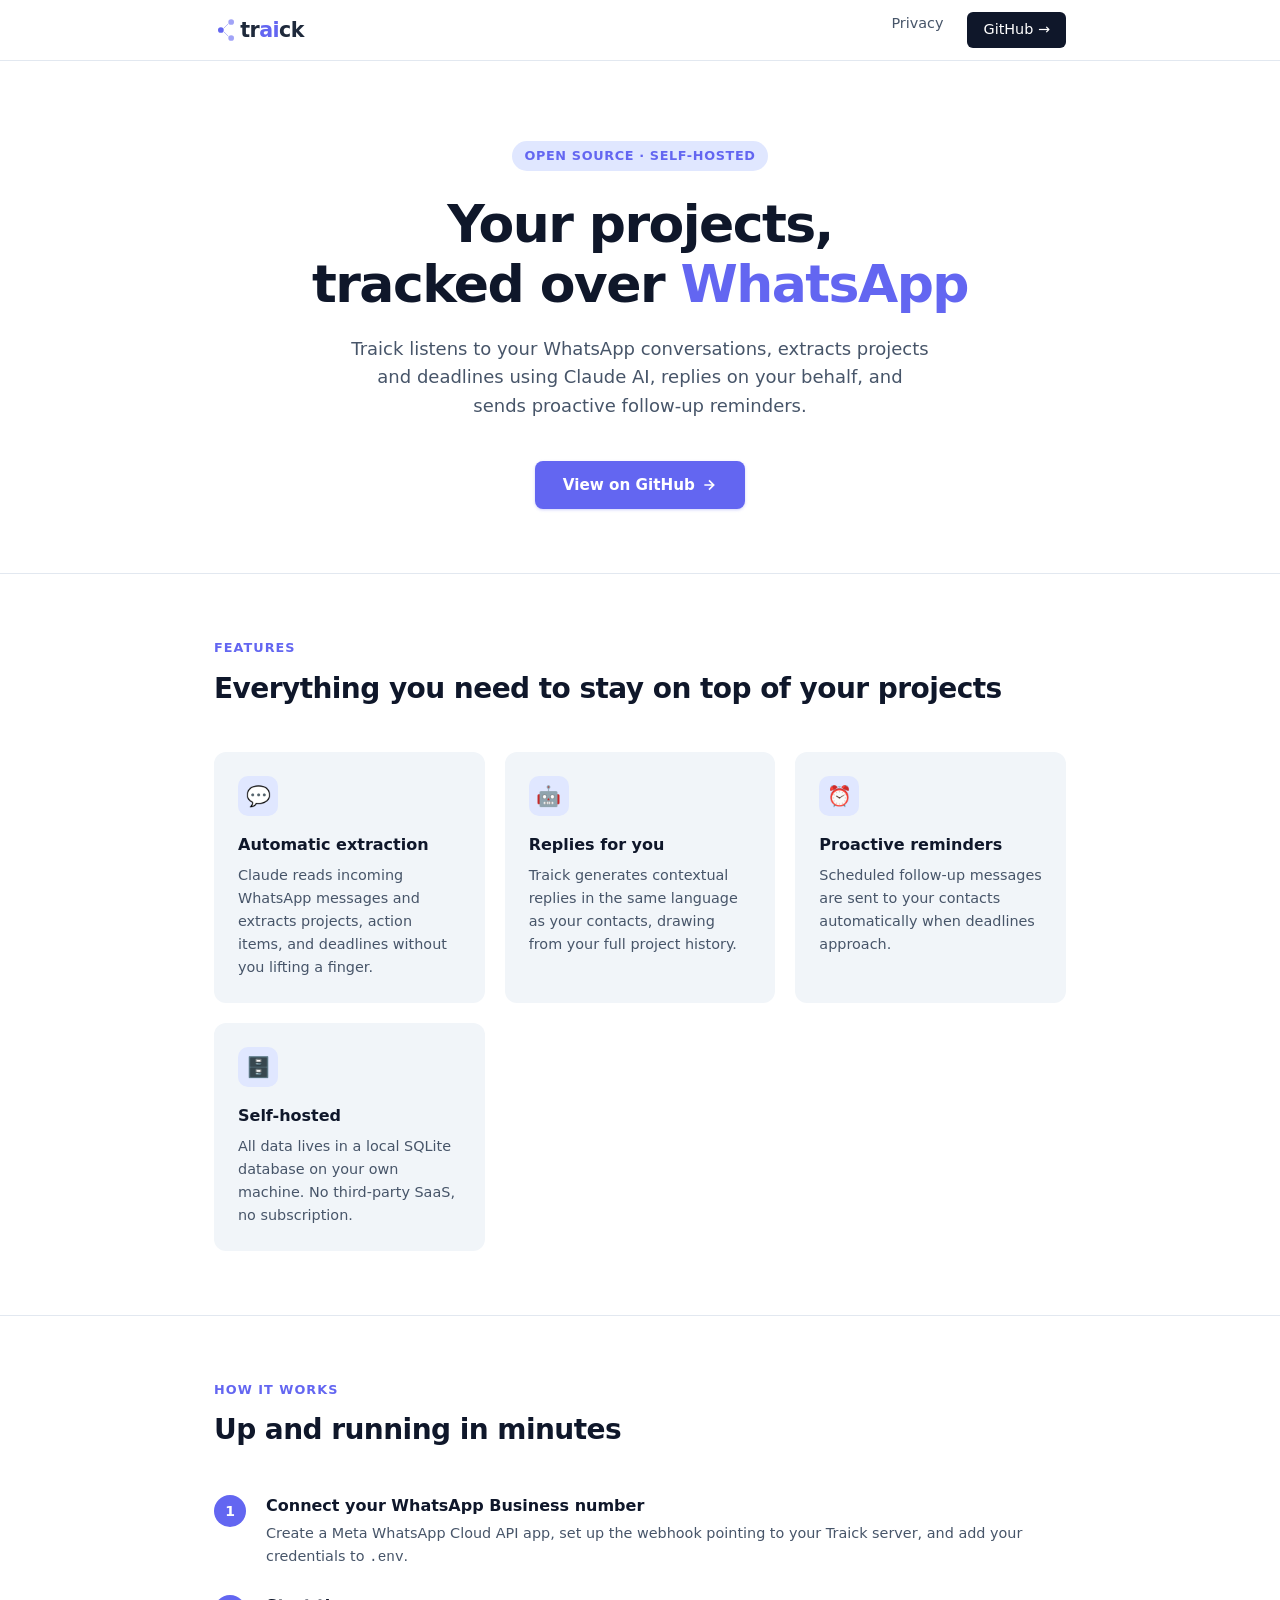
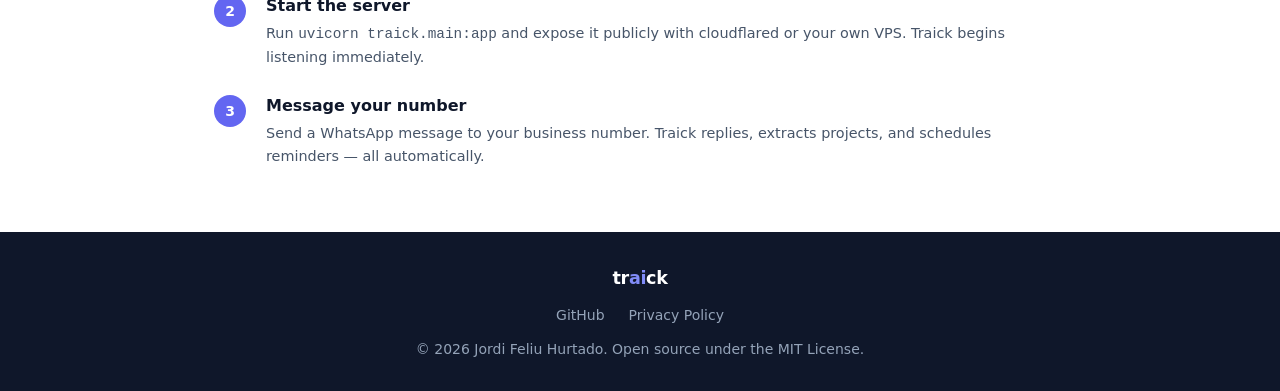
<file: docs/index.html>
<!DOCTYPE html>
<html lang="en">
<head>
  <meta charset="UTF-8">
  <meta name="viewport" content="width=device-width, initial-scale=1.0">
  <title>Traick — AI-powered WhatsApp project tracker</title>
  <meta name="description" content="Traick listens to your WhatsApp conversations, extracts projects and deadlines, replies on your behalf, and sends proactive follow-up reminders.">
  <style>
    *, *::before, *::after { box-sizing: border-box; margin: 0; padding: 0; }

    :root {
      --indigo: #6366f1;
      --indigo-light: #e0e7ff;
      --slate-900: #0f172a;
      --slate-800: #1e293b;
      --slate-600: #475569;
      --slate-400: #94a3b8;
      --slate-100: #f1f5f9;
      --white: #ffffff;
    }

    body {
      font-family: system-ui, -apple-system, 'Segoe UI', sans-serif;
      color: var(--slate-800);
      background: var(--white);
      line-height: 1.6;
    }

    a { color: inherit; text-decoration: none; }

    /* ── Nav ── */
    header {
      position: sticky;
      top: 0;
      background: rgba(255,255,255,0.9);
      backdrop-filter: blur(8px);
      border-bottom: 1px solid #e2e8f0;
      z-index: 10;
    }
    nav {
      max-width: 900px;
      margin: 0 auto;
      padding: 0 1.5rem;
      height: 60px;
      display: flex;
      align-items: center;
      justify-content: space-between;
    }
    .logo-mark {
      display: flex;
      align-items: center;
      gap: 0.5rem;
    }
    .logo-mark img { height: 32px; }
    .nav-links { display: flex; gap: 1.5rem; font-size: 0.9rem; color: var(--slate-600); }
    .nav-links a:hover { color: var(--slate-900); }
    .nav-links .btn-nav {
      background: var(--slate-900);
      color: var(--white);
      padding: 0.4rem 1rem;
      border-radius: 6px;
      font-weight: 500;
      transition: opacity 0.15s;
    }
    .nav-links .btn-nav:hover { opacity: 0.85; }

    /* ── Hero ── */
    .hero {
      max-width: 900px;
      margin: 0 auto;
      padding: 5rem 1.5rem 4rem;
      text-align: center;
    }
    .hero-badge {
      display: inline-block;
      background: var(--indigo-light);
      color: var(--indigo);
      font-size: 0.8rem;
      font-weight: 600;
      letter-spacing: 0.05em;
      text-transform: uppercase;
      padding: 0.3rem 0.8rem;
      border-radius: 9999px;
      margin-bottom: 1.5rem;
    }
    .hero h1 {
      font-size: clamp(2rem, 5vw, 3.25rem);
      font-weight: 800;
      color: var(--slate-900);
      letter-spacing: -0.03em;
      line-height: 1.15;
      margin-bottom: 1.25rem;
    }
    .hero h1 span { color: var(--indigo); }
    .hero p {
      font-size: 1.125rem;
      color: var(--slate-600);
      max-width: 580px;
      margin: 0 auto 2.5rem;
    }
    .btn-primary {
      display: inline-flex;
      align-items: center;
      gap: 0.4rem;
      background: var(--indigo);
      color: var(--white);
      font-weight: 600;
      font-size: 0.95rem;
      padding: 0.75rem 1.75rem;
      border-radius: 8px;
      box-shadow: 0 1px 3px rgba(99,102,241,0.3);
      transition: opacity 0.15s, transform 0.15s;
    }
    .btn-primary:hover { opacity: 0.9; transform: translateY(-1px); }

    /* ── How it works ── */
    .section {
      max-width: 900px;
      margin: 0 auto;
      padding: 4rem 1.5rem;
    }
    .section-label {
      font-size: 0.8rem;
      font-weight: 700;
      letter-spacing: 0.08em;
      text-transform: uppercase;
      color: var(--indigo);
      margin-bottom: 0.5rem;
    }
    .section h2 {
      font-size: 1.75rem;
      font-weight: 700;
      color: var(--slate-900);
      letter-spacing: -0.02em;
      margin-bottom: 2.5rem;
    }

    .features {
      display: grid;
      grid-template-columns: repeat(auto-fit, minmax(240px, 1fr));
      gap: 1.25rem;
    }
    .feature-card {
      background: var(--slate-100);
      border-radius: 12px;
      padding: 1.5rem;
    }
    .feature-icon {
      width: 40px;
      height: 40px;
      background: var(--indigo-light);
      border-radius: 10px;
      display: flex;
      align-items: center;
      justify-content: center;
      margin-bottom: 1rem;
      font-size: 1.25rem;
    }
    .feature-card h3 {
      font-size: 1rem;
      font-weight: 700;
      color: var(--slate-900);
      margin-bottom: 0.4rem;
    }
    .feature-card p { font-size: 0.9rem; color: var(--slate-600); }

    /* ── Steps ── */
    .steps { display: flex; flex-direction: column; gap: 1.5rem; }
    .step { display: flex; gap: 1.25rem; align-items: flex-start; }
    .step-num {
      flex-shrink: 0;
      width: 32px;
      height: 32px;
      background: var(--indigo);
      color: var(--white);
      font-weight: 700;
      font-size: 0.875rem;
      border-radius: 50%;
      display: flex;
      align-items: center;
      justify-content: center;
      margin-top: 2px;
    }
    .step h3 { font-size: 1rem; font-weight: 600; color: var(--slate-900); margin-bottom: 0.2rem; }
    .step p { font-size: 0.9rem; color: var(--slate-600); }

    /* ── Divider ── */
    .divider { border: none; border-top: 1px solid #e2e8f0; }

    /* ── Footer ── */
    footer {
      background: var(--slate-900);
      color: var(--slate-400);
      text-align: center;
      padding: 2rem 1.5rem;
      font-size: 0.875rem;
      display: flex;
      flex-direction: column;
      align-items: center;
      gap: 0.75rem;
    }
    footer .footer-logo {
      font-weight: 800;
      font-size: 1.1rem;
      color: var(--white);
      letter-spacing: -0.02em;
    }
    footer .footer-logo span { color: #818cf8; }
    footer a { color: var(--slate-400); }
    footer a:hover { color: var(--white); }
    footer .footer-links { display: flex; gap: 1.5rem; }
  </style>
</head>
<body>

<header>
  <nav>
    <div class="logo-mark">
      <img src="logo.svg" alt="Traick">
    </div>
    <div class="nav-links">
      <a href="privacy.html">Privacy</a>
      <a href="https://github.com/jfeliu/traick" class="btn-nav">GitHub →</a>
    </div>
  </nav>
</header>

<main>
  <section class="hero">
    <div class="hero-badge">Open Source · Self-Hosted</div>
    <h1>Your projects,<br>tracked over <span>WhatsApp</span></h1>
    <p>Traick listens to your WhatsApp conversations, extracts projects and deadlines using Claude AI, replies on your behalf, and sends proactive follow-up reminders.</p>
    <a href="https://github.com/jfeliu/traick" class="btn-primary">
      View on GitHub
      <svg width="16" height="16" viewBox="0 0 24 24" fill="none" stroke="currentColor" stroke-width="2.5"><path d="M5 12h14M12 5l7 7-7 7"/></svg>
    </a>
  </section>

  <hr class="divider">

  <section class="section">
    <div class="section-label">Features</div>
    <h2>Everything you need to stay on top of your projects</h2>
    <div class="features">
      <div class="feature-card">
        <div class="feature-icon">💬</div>
        <h3>Automatic extraction</h3>
        <p>Claude reads incoming WhatsApp messages and extracts projects, action items, and deadlines without you lifting a finger.</p>
      </div>
      <div class="feature-card">
        <div class="feature-icon">🤖</div>
        <h3>Replies for you</h3>
        <p>Traick generates contextual replies in the same language as your contacts, drawing from your full project history.</p>
      </div>
      <div class="feature-card">
        <div class="feature-icon">⏰</div>
        <h3>Proactive reminders</h3>
        <p>Scheduled follow-up messages are sent to your contacts automatically when deadlines approach.</p>
      </div>
      <div class="feature-card">
        <div class="feature-icon">🗄️</div>
        <h3>Self-hosted</h3>
        <p>All data lives in a local SQLite database on your own machine. No third-party SaaS, no subscription.</p>
      </div>
    </div>
  </section>

  <hr class="divider">

  <section class="section">
    <div class="section-label">How it works</div>
    <h2>Up and running in minutes</h2>
    <div class="steps">
      <div class="step">
        <div class="step-num">1</div>
        <div>
          <h3>Connect your WhatsApp Business number</h3>
          <p>Create a Meta WhatsApp Cloud API app, set up the webhook pointing to your Traick server, and add your credentials to <code>.env</code>.</p>
        </div>
      </div>
      <div class="step">
        <div class="step-num">2</div>
        <div>
          <h3>Start the server</h3>
          <p>Run <code>uvicorn traick.main:app</code> and expose it publicly with cloudflared or your own VPS. Traick begins listening immediately.</p>
        </div>
      </div>
      <div class="step">
        <div class="step-num">3</div>
        <div>
          <h3>Message your number</h3>
          <p>Send a WhatsApp message to your business number. Traick replies, extracts projects, and schedules reminders — all automatically.</p>
        </div>
      </div>
    </div>
  </section>
</main>

<footer>
  <div class="footer-logo">tr<span>ai</span>ck</div>
  <div class="footer-links">
    <a href="https://github.com/jfeliu/traick">GitHub</a>
    <a href="privacy.html">Privacy Policy</a>
  </div>
  <div>© 2026 Jordi Feliu Hurtado. Open source under the MIT License.</div>
</footer>

</body>
</html>
</file>
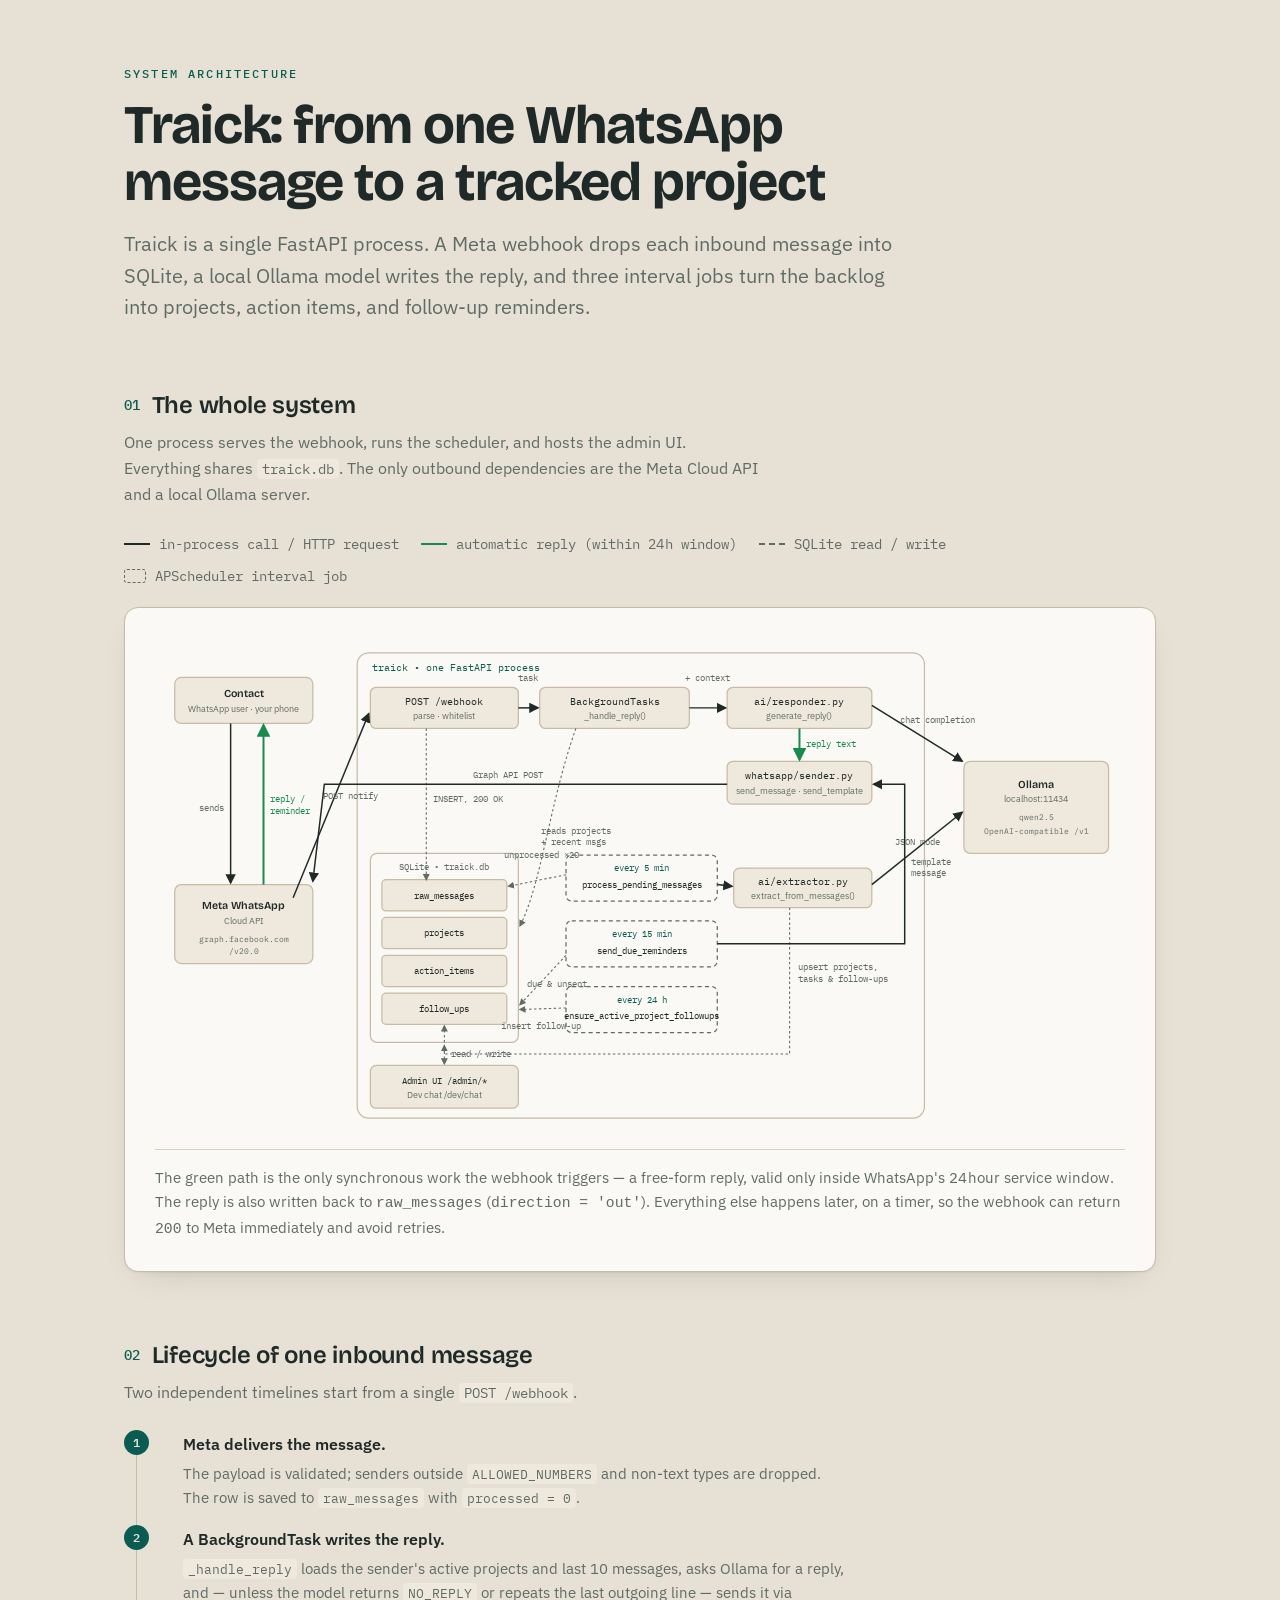
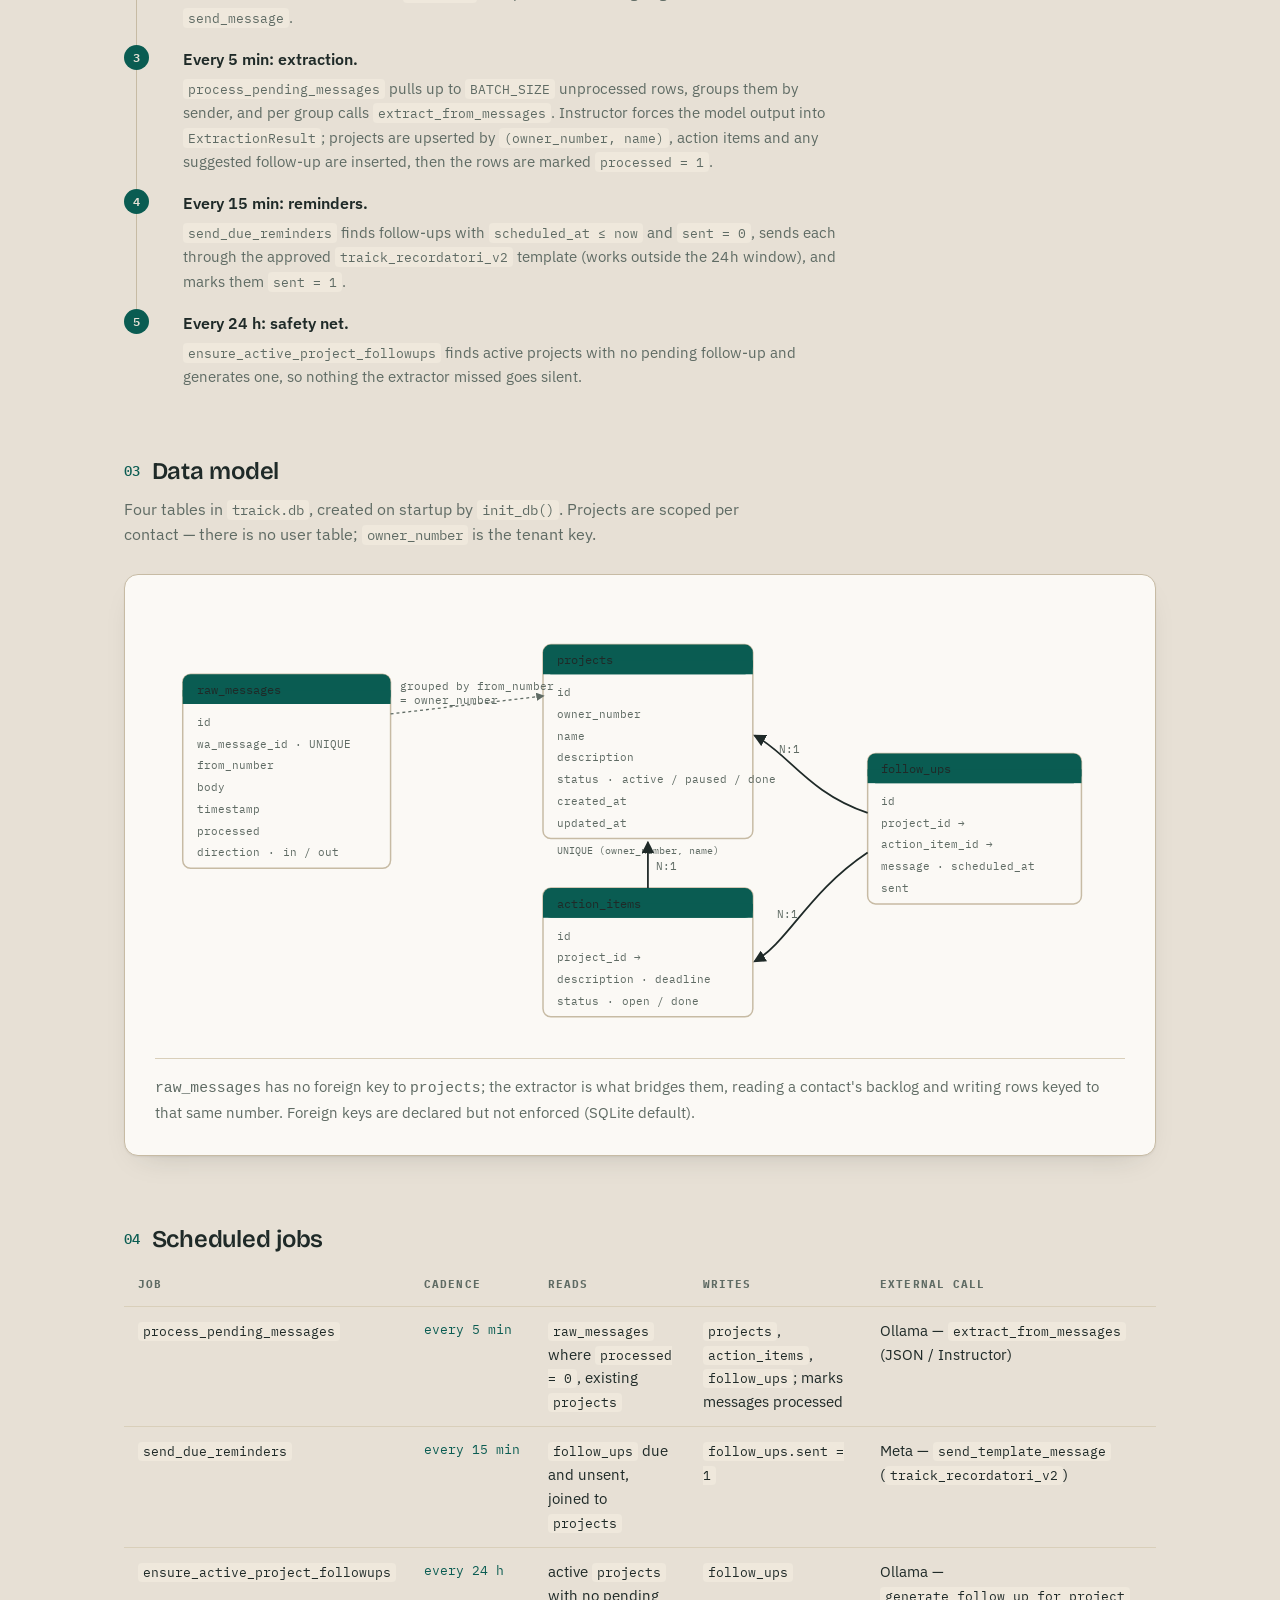
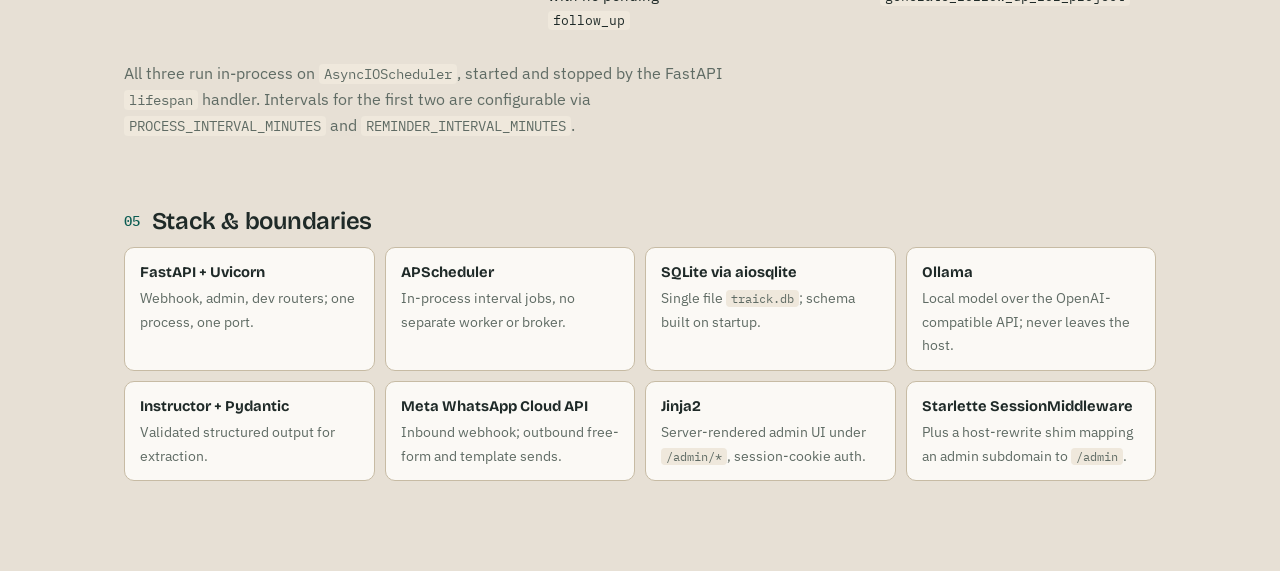
<file: docs/architecture.html>
<!DOCTYPE html>
<html lang="en">
<head>
<meta charset="UTF-8" />
<meta name="viewport" content="width=device-width, initial-scale=1.0" />
<title>Traick Architecture</title>
<meta name="description" content="How a WhatsApp message flows through Traick into an auto-reply, extracted projects, and scheduled follow-up reminders." />
<link rel="preconnect" href="https://fonts.googleapis.com" />
<link rel="preconnect" href="https://fonts.gstatic.com" crossorigin />
<link rel="stylesheet" href="https://fonts.googleapis.com/css2?family=Bricolage+Grotesque:opsz,wght@12..48,500;12..48,600;12..48,700&family=IBM+Plex+Mono:wght@400;500;600&family=IBM+Plex+Sans:wght@400;500;600&display=swap" />

<style>
  :root {
    color-scheme: light dark;
    --ground: #e7e0d5;
    --surface: #fbf9f5;
    --surface-2: #efe8dc;
    --ink: #1f2a28;
    --muted: #5f6b64;
    --line: #c7bba4;
    --line-soft: #d9cfba;
    --teal: #0a5c52;
    --live: #178a4e;
    --amber: #9a6b1a;
    --shadow: 0 1px 2px rgba(31, 42, 40, .06), 0 12px 30px -18px rgba(31, 42, 40, .25);
  }
  @media (prefers-color-scheme: dark) {
    :root:not([data-theme="light"]) {
      --ground: #0e1512;
      --surface: #17211d;
      --surface-2: #1f2a25;
      --ink: #e4e9e4;
      --muted: #94a29a;
      --line: #33453e;
      --line-soft: #2a3833;
      --teal: #4cc0ad;
      --live: #3ad083;
      --amber: #d6a052;
      --shadow: 0 1px 2px rgba(0, 0, 0, .3), 0 18px 40px -20px rgba(0, 0, 0, .6);
    }
  }
  :root[data-theme="dark"] {
    --ground: #0e1512;
    --surface: #17211d;
    --surface-2: #1f2a25;
    --ink: #e4e9e4;
    --muted: #94a29a;
    --line: #33453e;
    --line-soft: #2a3833;
    --teal: #4cc0ad;
    --live: #3ad083;
    --amber: #d6a052;
    --shadow: 0 1px 2px rgba(0, 0, 0, .3), 0 18px 40px -20px rgba(0, 0, 0, .6);
  }

  * { box-sizing: border-box; }
  body {
    margin: 0;
    background: var(--ground);
    color: var(--ink);
    font-family: "IBM Plex Sans", system-ui, -apple-system, sans-serif;
    line-height: 1.6;
    -webkit-font-smoothing: antialiased;
  }
  .wrap {
    max-width: 1120px;
    margin: 0 auto;
    padding: clamp(28px, 5vw, 72px) clamp(18px, 4vw, 44px) 96px;
  }

  header { margin-bottom: 44px; }
  .kicker {
    font-family: "IBM Plex Mono", monospace;
    font-size: 12px;
    font-weight: 500;
    letter-spacing: .18em;
    text-transform: uppercase;
    color: var(--teal);
    margin: 0 0 14px;
  }
  h1 {
    font-family: "Bricolage Grotesque", sans-serif;
    font-weight: 700;
    font-size: clamp(2.1rem, 5.5vw, 3.4rem);
    line-height: 1.04;
    letter-spacing: -0.02em;
    text-wrap: balance;
    margin: 0 0 18px;
  }
  .lede {
    font-size: clamp(1.02rem, 2.2vw, 1.22rem);
    color: var(--muted);
    max-width: 64ch;
    margin: 0;
  }

  h2 {
    font-family: "Bricolage Grotesque", sans-serif;
    font-weight: 600;
    font-size: 1.5rem;
    letter-spacing: -0.01em;
    margin: 64px 0 6px;
  }
  h2 .num {
    font-family: "IBM Plex Mono", monospace;
    font-size: .85rem;
    font-weight: 500;
    color: var(--teal);
    margin-right: 12px;
    vertical-align: 3px;
  }
  .section-note {
    color: var(--muted);
    max-width: 64ch;
    margin: 0 0 26px;
  }

  figure {
    margin: 0;
    background: var(--surface);
    border: 1px solid var(--line);
    border-radius: 14px;
    padding: clamp(16px, 3vw, 30px);
    box-shadow: var(--shadow);
  }
  .scroll { overflow-x: auto; }
  .diagram {
    display: block;
    width: 100%;
    height: auto;
    min-width: 720px;
    color: var(--ink);
  }
  figcaption {
    margin-top: 18px;
    padding-top: 16px;
    border-top: 1px solid var(--line-soft);
    font-size: .92rem;
    color: var(--muted);
  }

  .diagram text { font-family: "IBM Plex Sans", sans-serif; fill: var(--ink); }
  .diagram .t-title { font-family: "Bricolage Grotesque", sans-serif; font-weight: 600; }
  .diagram .t-mono { font-family: "IBM Plex Mono", monospace; }
  .diagram .t-lbl { font-family: "IBM Plex Mono", monospace; fill: var(--muted); font-size: 11px; }
  .diagram .t-sub { fill: var(--muted); font-size: 11px; }
  .diagram .box { fill: var(--surface-2); stroke: var(--line); stroke-width: 1.5; }
  .diagram .zone { fill: none; stroke: var(--line); stroke-width: 1.5; }
  .diagram .job { fill: none; stroke: var(--muted); stroke-width: 1.5; stroke-dasharray: 5 4; }
  .diagram .db { fill: var(--surface); stroke: var(--line); stroke-width: 1.5; }
  .diagram .flow { fill: none; stroke: var(--ink); stroke-width: 1.8; }
  .diagram .flow-live { fill: none; stroke: var(--live); stroke-width: 2.4; }
  .diagram .flow-thin { fill: none; stroke: var(--muted); stroke-width: 1.3; stroke-dasharray: 3 3; }

  .legend {
    display: flex;
    flex-wrap: wrap;
    gap: 10px 22px;
    margin: 22px 0 20px;
    font-size: .86rem;
    font-family: "IBM Plex Mono", monospace;
    color: var(--muted);
  }
  .legend span { display: inline-flex; align-items: center; gap: 9px; }
  .legend i {
    width: 26px; height: 0; flex: none;
    border-top: 2px solid var(--ink);
  }
  .legend i.live { border-top: 2.5px solid var(--live); }
  .legend i.thin { border-top: 2px dashed var(--muted); }
  .legend i.job {
    height: 14px; width: 22px; border: 1.5px dashed var(--muted);
    border-radius: 3px;
  }

  table {
    width: 100%;
    border-collapse: collapse;
    font-size: .93rem;
  }
  th, td {
    text-align: left;
    padding: 12px 14px;
    border-bottom: 1px solid var(--line-soft);
    vertical-align: top;
  }
  th {
    font-family: "IBM Plex Mono", monospace;
    font-size: 11px;
    letter-spacing: .1em;
    text-transform: uppercase;
    color: var(--muted);
  }
  tbody tr:last-child td { border-bottom: none; }
  td code, .section-note code, li code {
    font-family: "IBM Plex Mono", monospace;
    font-size: .88em;
    background: var(--surface-2);
    padding: 1px 5px;
    border-radius: 4px;
  }
  .every {
    font-family: "IBM Plex Mono", monospace;
    font-size: .82rem;
    color: var(--teal);
    white-space: nowrap;
  }

  ol.life { counter-reset: step; list-style: none; padding: 0; margin: 0; max-width: 72ch; }
  ol.life li {
    position: relative;
    padding: 0 0 18px 46px;
    border-left: 1.5px solid var(--line);
    margin-left: 12px;
  }
  ol.life li:last-child { border-left-color: transparent; padding-bottom: 0; }
  ol.life li::before {
    counter-increment: step;
    content: counter(step);
    position: absolute;
    left: -13px; top: -2px;
    width: 25px; height: 25px;
    display: grid; place-items: center;
    background: var(--teal);
    color: var(--ground);
    font-family: "IBM Plex Mono", monospace;
    font-size: .78rem;
    font-weight: 600;
    border-radius: 50%;
  }
  ol.life strong { font-weight: 600; }
  ol.life p { margin: 3px 0 0; color: var(--muted); font-size: .95rem; }

  .stack { display: grid; gap: 10px; grid-template-columns: repeat(auto-fill, minmax(230px, 1fr)); list-style: none; padding: 0; margin: 0; }
  .stack li {
    background: var(--surface);
    border: 1px solid var(--line);
    border-radius: 10px;
    padding: 13px 15px;
    font-size: .92rem;
  }
  .stack b { font-family: "Bricolage Grotesque", sans-serif; display: block; margin-bottom: 2px; }
  .stack span { color: var(--muted); font-size: .86rem; }

  a { color: var(--teal); }
  @media (prefers-reduced-motion: no-preference) { html { scroll-behavior: smooth; } }
  img { max-width: 100%; }
  [hidden] { display: none !important; }
</style>
</head>
<body>

<div class="wrap">
  <header>
    <p class="kicker">System Architecture</p>
    <h1>Traick: from one WhatsApp message to a tracked project</h1>
    <p class="lede">
      Traick is a single FastAPI process. A Meta webhook drops each inbound message into
      SQLite, a local Ollama model writes the reply, and three interval jobs turn the
      backlog into projects, action items, and follow-up reminders.
    </p>
  </header>

  <h2><span class="num">01</span>The whole system</h2>
  <p class="section-note">
    One process serves the webhook, runs the scheduler, and hosts the admin UI. Everything
    shares <code>traick.db</code>. The only outbound dependencies are the Meta Cloud API and
    a local Ollama server.
  </p>

  <div class="legend" aria-hidden="true">
    <span><i></i> in-process call / HTTP request</span>
    <span><i class="live"></i> automatic reply (within 24&#8202;h window)</span>
    <span><i class="thin"></i> SQLite read / write</span>
    <span><i class="job"></i> APScheduler interval job</span>
  </div>

  <figure>
    <div class="scroll">
      <svg class="diagram" viewBox="0 0 1180 600" role="img"
           aria-label="Inbound WhatsApp messages reach POST /webhook through the Meta Cloud API and are inserted into the raw_messages table in SQLite. A FastAPI BackgroundTask calls ai/responder.py, which asks the local Ollama model for a reply and sends it back through whatsapp/sender.py and the Meta API. Separately, an APScheduler job every 5 minutes reads unprocessed messages and calls ai/extractor.py, which uses Ollama in JSON mode to upsert projects, action items, and follow-ups. A job every 15 minutes sends due follow-ups as WhatsApp template messages, and a daily job backfills follow-ups for active projects that have none. The admin and dev UIs read and write the same database.">
        <defs>
          <marker id="ah" viewBox="0 0 10 10" refX="8.5" refY="5" markerWidth="7" markerHeight="7" orient="auto-start-reverse">
            <path d="M0 0L10 5L0 10z" fill="var(--ink)" />
          </marker>
          <marker id="ah-live" viewBox="0 0 10 10" refX="8.5" refY="5" markerWidth="7" markerHeight="7" orient="auto-start-reverse">
            <path d="M0 0L10 5L0 10z" fill="var(--live)" />
          </marker>
          <marker id="ah-thin" viewBox="0 0 10 10" refX="8" refY="5" markerWidth="6.5" markerHeight="6.5" orient="auto-start-reverse">
            <path d="M0 0L10 5L0 10z" fill="var(--muted)" />
          </marker>
        </defs>

        <!-- ================= zones ================= -->
        <rect class="zone" x="246" y="18" width="690" height="566" rx="14" />
        <text class="t-mono t-sub" x="264" y="40" style="font-size:12px;fill:var(--teal)">traick &#8226; one FastAPI process</text>

        <!-- ================= outside-left ================= -->
        <rect class="box" x="24" y="48" width="168" height="56" rx="8" />
        <text class="t-title" x="108" y="72" text-anchor="middle" font-size="13">Contact</text>
        <text class="t-sub" x="108" y="90" text-anchor="middle">WhatsApp user &#183; your phone</text>

        <rect class="box" x="24" y="300" width="168" height="96" rx="8" />
        <text class="t-title" x="108" y="330" text-anchor="middle" font-size="13">Meta WhatsApp</text>
        <text class="t-sub" x="108" y="348" text-anchor="middle">Cloud API</text>
        <text class="t-lbl" x="108" y="370" text-anchor="middle" style="font-size:10px">graph.facebook.com</text>
        <text class="t-lbl" x="108" y="384" text-anchor="middle" style="font-size:10px">/v20.0</text>

        <!-- ================= Ollama ================= -->
        <rect class="box" x="984" y="150" width="176" height="112" rx="8" />
        <text class="t-title" x="1072" y="182" text-anchor="middle" font-size="13">Ollama</text>
        <text class="t-sub" x="1072" y="200" text-anchor="middle">localhost:11434</text>
        <text class="t-lbl" x="1072" y="222" text-anchor="middle" style="font-size:10px">qwen2.5</text>
        <text class="t-lbl" x="1072" y="238" text-anchor="middle" style="font-size:10px">OpenAI-compatible /v1</text>

        <!-- ================= entry row ================= -->
        <rect class="box" x="262" y="60" width="180" height="50" rx="7" />
        <text class="t-mono" x="352" y="82" text-anchor="middle" font-size="12">POST /webhook</text>
        <text class="t-sub" x="352" y="99" text-anchor="middle">parse &#183; whitelist</text>

        <rect class="box" x="468" y="60" width="182" height="50" rx="7" />
        <text class="t-mono" x="559" y="82" text-anchor="middle" font-size="12">BackgroundTasks</text>
        <text class="t-sub" x="559" y="99" text-anchor="middle">_handle_reply()</text>

        <rect class="box" x="696" y="60" width="176" height="50" rx="7" />
        <text class="t-mono" x="784" y="82" text-anchor="middle" font-size="12">ai/responder.py</text>
        <text class="t-sub" x="784" y="99" text-anchor="middle">generate_reply()</text>

        <!-- sender -->
        <rect class="box" x="696" y="150" width="176" height="52" rx="7" />
        <text class="t-mono" x="784" y="172" text-anchor="middle" font-size="12">whatsapp/sender.py</text>
        <text class="t-sub" x="784" y="190" text-anchor="middle">send_message &#183; send_template</text>

        <!-- ================= DB cluster ================= -->
        <rect class="db" x="262" y="262" width="180" height="230" rx="8" />
        <text class="t-mono t-sub" x="352" y="282" text-anchor="middle" style="font-size:11px">SQLite &#8226; traick.db</text>
        <rect class="box" x="276" y="294" width="152" height="38" rx="5" />
        <text class="t-mono" x="352" y="317" text-anchor="middle" font-size="11">raw_messages</text>
        <rect class="box" x="276" y="340" width="152" height="38" rx="5" />
        <text class="t-mono" x="352" y="363" text-anchor="middle" font-size="11">projects</text>
        <rect class="box" x="276" y="386" width="152" height="38" rx="5" />
        <text class="t-mono" x="352" y="409" text-anchor="middle" font-size="11">action_items</text>
        <rect class="box" x="276" y="432" width="152" height="38" rx="5" />
        <text class="t-mono" x="352" y="455" text-anchor="middle" font-size="11">follow_ups</text>

        <!-- ================= scheduler jobs ================= -->
        <rect class="job" x="500" y="264" width="184" height="56" rx="7" />
        <text class="t-lbl" x="592" y="284" text-anchor="middle" style="fill:var(--teal)">every 5 min</text>
        <text class="t-mono" x="592" y="304" text-anchor="middle" font-size="11">process_pending_messages</text>

        <rect class="job" x="500" y="344" width="184" height="56" rx="7" />
        <text class="t-lbl" x="592" y="364" text-anchor="middle" style="fill:var(--teal)">every 15 min</text>
        <text class="t-mono" x="592" y="384" text-anchor="middle" font-size="11">send_due_reminders</text>

        <rect class="job" x="500" y="424" width="184" height="56" rx="7" />
        <text class="t-lbl" x="592" y="444" text-anchor="middle" style="fill:var(--teal)">every 24 h</text>
        <text class="t-mono" x="592" y="464" text-anchor="middle" font-size="11">ensure_active_project_followups</text>

        <!-- extractor -->
        <rect class="box" x="704" y="280" width="168" height="48" rx="7" />
        <text class="t-mono" x="788" y="301" text-anchor="middle" font-size="12">ai/extractor.py</text>
        <text class="t-sub" x="788" y="318" text-anchor="middle">extract_from_messages()</text>

        <!-- admin -->
        <rect class="box" x="262" y="520" width="180" height="52" rx="7" />
        <text class="t-mono" x="352" y="542" text-anchor="middle" font-size="11">Admin UI  /admin/*</text>
        <text class="t-sub" x="352" y="559" text-anchor="middle">Dev chat  /dev/chat</text>

        <!-- ================= arrows ================= -->
        <!-- contact <-> meta -->
        <line class="flow" x1="92" y1="104" x2="92" y2="298" marker-end="url(#ah)" />
        <line class="flow-live" x1="132" y1="300" x2="132" y2="106" marker-end="url(#ah-live)" />
        <text class="t-lbl" x="84" y="210" text-anchor="end">sends</text>
        <text class="t-lbl" x="140" y="200" style="fill:var(--live)">reply /</text>
        <text class="t-lbl" x="140" y="214" style="fill:var(--live)">reminder</text>

        <!-- meta -> webhook -->
        <line class="flow" x1="168" y1="316" x2="260" y2="92" marker-end="url(#ah)" />
        <text class="t-lbl" x="238" y="196" text-anchor="middle">POST notify</text>

        <!-- webhook -> raw_messages -->
        <path class="flow-thin" d="M330 110 L330 294" marker-end="url(#ah-thin)" />
        <text class="t-lbl" x="338" y="200">INSERT, 200 OK</text>

        <!-- webhook -> handle_reply -->
        <line class="flow" x1="442" y1="85" x2="466" y2="85" marker-end="url(#ah)" />
        <text class="t-lbl" x="454" y="52" text-anchor="middle">task</text>

        <!-- handle_reply -> responder -->
        <line class="flow" x1="650" y1="85" x2="694" y2="85" marker-end="url(#ah)" />
        <text class="t-lbl" x="672" y="52" text-anchor="middle">+ context</text>

        <!-- handle_reply -> DB read -->
        <path class="flow-thin" d="M512 110 C 480 200, 470 300, 444 350" marker-end="url(#ah-thin)" />
        <text class="t-lbl" x="470" y="238">reads projects</text>
        <text class="t-lbl" x="470" y="252">+ recent msgs</text>

        <!-- responder -> ollama -->
        <line class="flow" x1="872" y1="82" x2="982" y2="150" marker-end="url(#ah)" />
        <text class="t-lbl" x="906" y="104">chat completion</text>

        <!-- responder -> sender (live) -->
        <line class="flow-live" x1="784" y1="110" x2="784" y2="148" marker-end="url(#ah-live)" />
        <text class="t-lbl" x="792" y="132" style="fill:var(--live)">reply text</text>

        <!-- sender -> meta -->
        <path class="flow" d="M696 178 L206 178 L192 296" marker-end="url(#ah)" />
        <text class="t-lbl" x="430" y="170" text-anchor="middle">Graph API POST</text>

        <!-- process job -> raw_messages -->
        <path class="flow-thin" d="M500 288 L430 302" marker-end="url(#ah-thin)" />
        <text class="t-lbl" x="470" y="268" text-anchor="middle">unprocessed &#215;20</text>

        <!-- process job -> extractor -->
        <line class="flow" x1="684" y1="300" x2="702" y2="302" marker-end="url(#ah)" />

        <!-- extractor -> ollama -->
        <line class="flow" x1="872" y1="300" x2="982" y2="212" marker-end="url(#ah)" />
        <text class="t-lbl" x="900" y="252">JSON mode</text>

        <!-- extractor -> follow_ups / projects write -->
        <path class="flow-thin" d="M772 328 L772 506 L352 506 L352 472" marker-end="url(#ah-thin)" />
        <text class="t-lbl" x="782" y="404">upsert projects,</text>
        <text class="t-lbl" x="782" y="418">tasks &amp; follow-ups</text>

        <!-- send_due_reminders -> follow_ups read -->
        <path class="flow-thin" d="M500 386 L444 446" marker-end="url(#ah-thin)" />
        <text class="t-lbl" x="452" y="424">due &amp; unsent</text>

        <!-- send_due_reminders -> sender -->
        <path class="flow" d="M684 372 L912 372 L912 178 L874 178" marker-end="url(#ah)" />
        <text class="t-lbl" x="920" y="276">template</text>
        <text class="t-lbl" x="920" y="290">message</text>

        <!-- ensure job -> follow_ups write -->
        <path class="flow-thin" d="M500 450 L444 452" marker-end="url(#ah-thin)" />
        <text class="t-lbl" x="470" y="476" text-anchor="middle">insert follow-up</text>

        <!-- admin <-> DB -->
        <path class="flow-thin" d="M352 518 L352 496" marker-start="url(#ah-thin)" marker-end="url(#ah-thin)" />
        <text class="t-lbl" x="360" y="510">read / write</text>
      </svg>
    </div>
    <figcaption>
      The green path is the only synchronous work the webhook triggers &mdash; a free-form
      reply, valid only inside WhatsApp's 24&#8202;hour service window. The reply is also
      written back to <code>raw_messages</code> (<code>direction = 'out'</code>). Everything
      else happens later, on a timer, so the webhook can return <code>200</code> to Meta
      immediately and avoid retries.
    </figcaption>
  </figure>

  <h2><span class="num">02</span>Lifecycle of one inbound message</h2>
  <p class="section-note">Two independent timelines start from a single <code>POST /webhook</code>.</p>
  <ol class="life">
    <li>
      <strong>Meta delivers the message.</strong>
      <p>The payload is validated; senders outside <code>ALLOWED_NUMBERS</code> and non-text
      types are dropped. The row is saved to <code>raw_messages</code> with <code>processed = 0</code>.</p>
    </li>
    <li>
      <strong>A BackgroundTask writes the reply.</strong>
      <p><code>_handle_reply</code> loads the sender's active projects and last 10 messages,
      asks Ollama for a reply, and &mdash; unless the model returns <code>NO_REPLY</code> or
      repeats the last outgoing line &mdash; sends it via <code>send_message</code>.</p>
    </li>
    <li>
      <strong>Every 5 min: extraction.</strong>
      <p><code>process_pending_messages</code> pulls up to <code>BATCH_SIZE</code> unprocessed
      rows, groups them by sender, and per group calls <code>extract_from_messages</code>.
      Instructor forces the model output into <code>ExtractionResult</code>; projects are
      upserted by <code>(owner_number, name)</code>, action items and any suggested follow-up
      are inserted, then the rows are marked <code>processed = 1</code>.</p>
    </li>
    <li>
      <strong>Every 15 min: reminders.</strong>
      <p><code>send_due_reminders</code> finds follow-ups with <code>scheduled_at &le; now</code>
      and <code>sent = 0</code>, sends each through the approved
      <code>traick_recordatori_v2</code> template (works outside the 24&#8202;h window), and
      marks them <code>sent = 1</code>.</p>
    </li>
    <li>
      <strong>Every 24 h: safety net.</strong>
      <p><code>ensure_active_project_followups</code> finds active projects with no pending
      follow-up and generates one, so nothing the extractor missed goes silent.</p>
    </li>
  </ol>

  <h2><span class="num">03</span>Data model</h2>
  <p class="section-note">
    Four tables in <code>traick.db</code>, created on startup by <code>init_db()</code>.
    Projects are scoped per contact &mdash; there is no user table; <code>owner_number</code>
    is the tenant key.
  </p>

  <figure>
    <div class="scroll">
      <svg class="diagram" viewBox="0 0 980 440" role="img"
           aria-label="raw_messages stands alone, linked only conceptually to projects by matching from_number to owner_number. projects is the hub: action_items has a project_id foreign key to projects, and follow_ups has both a project_id foreign key to projects and an action_item_id foreign key to action_items. All relationships are many-to-one.">
        <defs>
          <marker id="fk" viewBox="0 0 10 10" refX="8.5" refY="5" markerWidth="7" markerHeight="7" orient="auto-start-reverse">
            <path d="M0 0L10 5L0 10z" fill="var(--ink)" />
          </marker>
        </defs>

        <!-- raw_messages -->
        <g>
          <rect class="db" x="28" y="70" width="210" height="196" rx="8" />
          <rect x="28" y="70" width="210" height="30" rx="8" fill="var(--teal)" />
          <rect x="28" y="86" width="210" height="14" fill="var(--teal)" />
          <text class="t-mono" x="42" y="90" font-size="12" fill="var(--ground)">raw_messages</text>
          <text class="t-mono t-sub" x="42" y="122">id</text>
          <text class="t-mono t-sub" x="42" y="144">wa_message_id &#183; UNIQUE</text>
          <text class="t-mono t-sub" x="42" y="166">from_number</text>
          <text class="t-mono t-sub" x="42" y="188">body</text>
          <text class="t-mono t-sub" x="42" y="210">timestamp</text>
          <text class="t-mono t-sub" x="42" y="232">processed</text>
          <text class="t-mono t-sub" x="42" y="254">direction &#8202;&#183;&#8202; in / out</text>
        </g>

        <!-- projects -->
        <g>
          <rect class="db" x="392" y="40" width="212" height="196" rx="8" />
          <rect x="392" y="40" width="212" height="30" rx="8" fill="var(--teal)" />
          <rect x="392" y="56" width="212" height="14" fill="var(--teal)" />
          <text class="t-mono" x="406" y="60" font-size="12" fill="var(--ground)">projects</text>
          <text class="t-mono t-sub" x="406" y="92">id</text>
          <text class="t-mono t-sub" x="406" y="114">owner_number</text>
          <text class="t-mono t-sub" x="406" y="136">name</text>
          <text class="t-mono t-sub" x="406" y="158">description</text>
          <text class="t-mono t-sub" x="406" y="180">status &#8202;&#183;&#8202; active / paused / done</text>
          <text class="t-mono t-sub" x="406" y="202">created_at</text>
          <text class="t-mono t-sub" x="406" y="224">updated_at</text>
          <text class="t-lbl" x="406" y="252" style="font-size:10px">UNIQUE (owner_number, name)</text>
        </g>

        <!-- action_items -->
        <g>
          <rect class="db" x="392" y="286" width="212" height="130" rx="8" />
          <rect x="392" y="286" width="212" height="30" rx="8" fill="var(--teal)" />
          <rect x="392" y="302" width="212" height="14" fill="var(--teal)" />
          <text class="t-mono" x="406" y="306" font-size="12" fill="var(--ground)">action_items</text>
          <text class="t-mono t-sub" x="406" y="338">id</text>
          <text class="t-mono t-sub" x="406" y="360">project_id &#8594;</text>
          <text class="t-mono t-sub" x="406" y="382">description &#183; deadline</text>
          <text class="t-mono t-sub" x="406" y="404">status &#8202;&#183;&#8202; open / done</text>
        </g>

        <!-- follow_ups -->
        <g>
          <rect class="db" x="720" y="150" width="216" height="152" rx="8" />
          <rect x="720" y="150" width="216" height="30" rx="8" fill="var(--teal)" />
          <rect x="720" y="166" width="216" height="14" fill="var(--teal)" />
          <text class="t-mono" x="734" y="170" font-size="12" fill="var(--ground)">follow_ups</text>
          <text class="t-mono t-sub" x="734" y="202">id</text>
          <text class="t-mono t-sub" x="734" y="224">project_id &#8594;</text>
          <text class="t-mono t-sub" x="734" y="246">action_item_id &#8594;</text>
          <text class="t-mono t-sub" x="734" y="268">message &#183; scheduled_at</text>
          <text class="t-mono t-sub" x="734" y="290">sent</text>
        </g>

        <!-- relations -->
        <path class="flow" d="M498 286 L498 240" marker-end="url(#fk)" />
        <text class="t-lbl" x="506" y="268">N:1</text>

        <path class="flow" d="M720 210 C 660 190, 640 150, 606 132" marker-end="url(#fk)" />
        <text class="t-lbl" x="630" y="150">N:1</text>

        <path class="flow" d="M720 250 C 660 290, 640 340, 606 360" marker-end="url(#fk)" />
        <text class="t-lbl" x="628" y="316">N:1</text>

        <path class="flow-thin" d="M238 110 L392 92" marker-end="url(#ah-thin)" />
        <text class="t-lbl" x="248" y="86">grouped by from_number</text>
        <text class="t-lbl" x="248" y="100">= owner_number</text>
      </svg>
    </div>
    <figcaption>
      <code>raw_messages</code> has no foreign key to <code>projects</code>; the extractor is
      what bridges them, reading a contact's backlog and writing rows keyed to that same
      number. Foreign keys are declared but not enforced (SQLite default).
    </figcaption>
  </figure>

  <h2><span class="num">04</span>Scheduled jobs</h2>
  <div class="scroll">
    <table>
      <thead>
        <tr><th>Job</th><th>Cadence</th><th>Reads</th><th>Writes</th><th>External call</th></tr>
      </thead>
      <tbody>
        <tr>
          <td><code>process_pending_messages</code></td>
          <td class="every">every 5 min</td>
          <td><code>raw_messages</code> where <code>processed = 0</code>, existing <code>projects</code></td>
          <td><code>projects</code>, <code>action_items</code>, <code>follow_ups</code>; marks messages processed</td>
          <td>Ollama &mdash; <code>extract_from_messages</code> (JSON / Instructor)</td>
        </tr>
        <tr>
          <td><code>send_due_reminders</code></td>
          <td class="every">every 15 min</td>
          <td><code>follow_ups</code> due and unsent, joined to <code>projects</code></td>
          <td><code>follow_ups.sent = 1</code></td>
          <td>Meta &mdash; <code>send_template_message</code> (<code>traick_recordatori_v2</code>)</td>
        </tr>
        <tr>
          <td><code>ensure_active_project_followups</code></td>
          <td class="every">every 24 h</td>
          <td>active <code>projects</code> with no pending <code>follow_up</code></td>
          <td><code>follow_ups</code></td>
          <td>Ollama &mdash; <code>generate_follow_up_for_project</code></td>
        </tr>
      </tbody>
    </table>
  </div>
  <p class="section-note" style="margin-top:18px">
    All three run in-process on <code>AsyncIOScheduler</code>, started and stopped by the
    FastAPI <code>lifespan</code> handler. Intervals for the first two are configurable via
    <code>PROCESS_INTERVAL_MINUTES</code> and <code>REMINDER_INTERVAL_MINUTES</code>.
  </p>

  <h2><span class="num">05</span>Stack &amp; boundaries</h2>
  <ul class="stack">
    <li><b>FastAPI + Uvicorn</b><span>Webhook, admin, dev routers; one process, one port.</span></li>
    <li><b>APScheduler</b><span>In-process interval jobs, no separate worker or broker.</span></li>
    <li><b>SQLite via aiosqlite</b><span>Single file <code>traick.db</code>; schema built on startup.</span></li>
    <li><b>Ollama</b><span>Local model over the OpenAI-compatible API; never leaves the host.</span></li>
    <li><b>Instructor + Pydantic</b><span>Validated structured output for extraction.</span></li>
    <li><b>Meta WhatsApp Cloud API</b><span>Inbound webhook; outbound free-form and template sends.</span></li>
    <li><b>Jinja2</b><span>Server-rendered admin UI under <code>/admin/*</code>, session-cookie auth.</span></li>
    <li><b>Starlette SessionMiddleware</b><span>Plus a host-rewrite shim mapping an admin subdomain to <code>/admin</code>.</span></li>
  </ul>
</div>

</body>
</html>
</file>
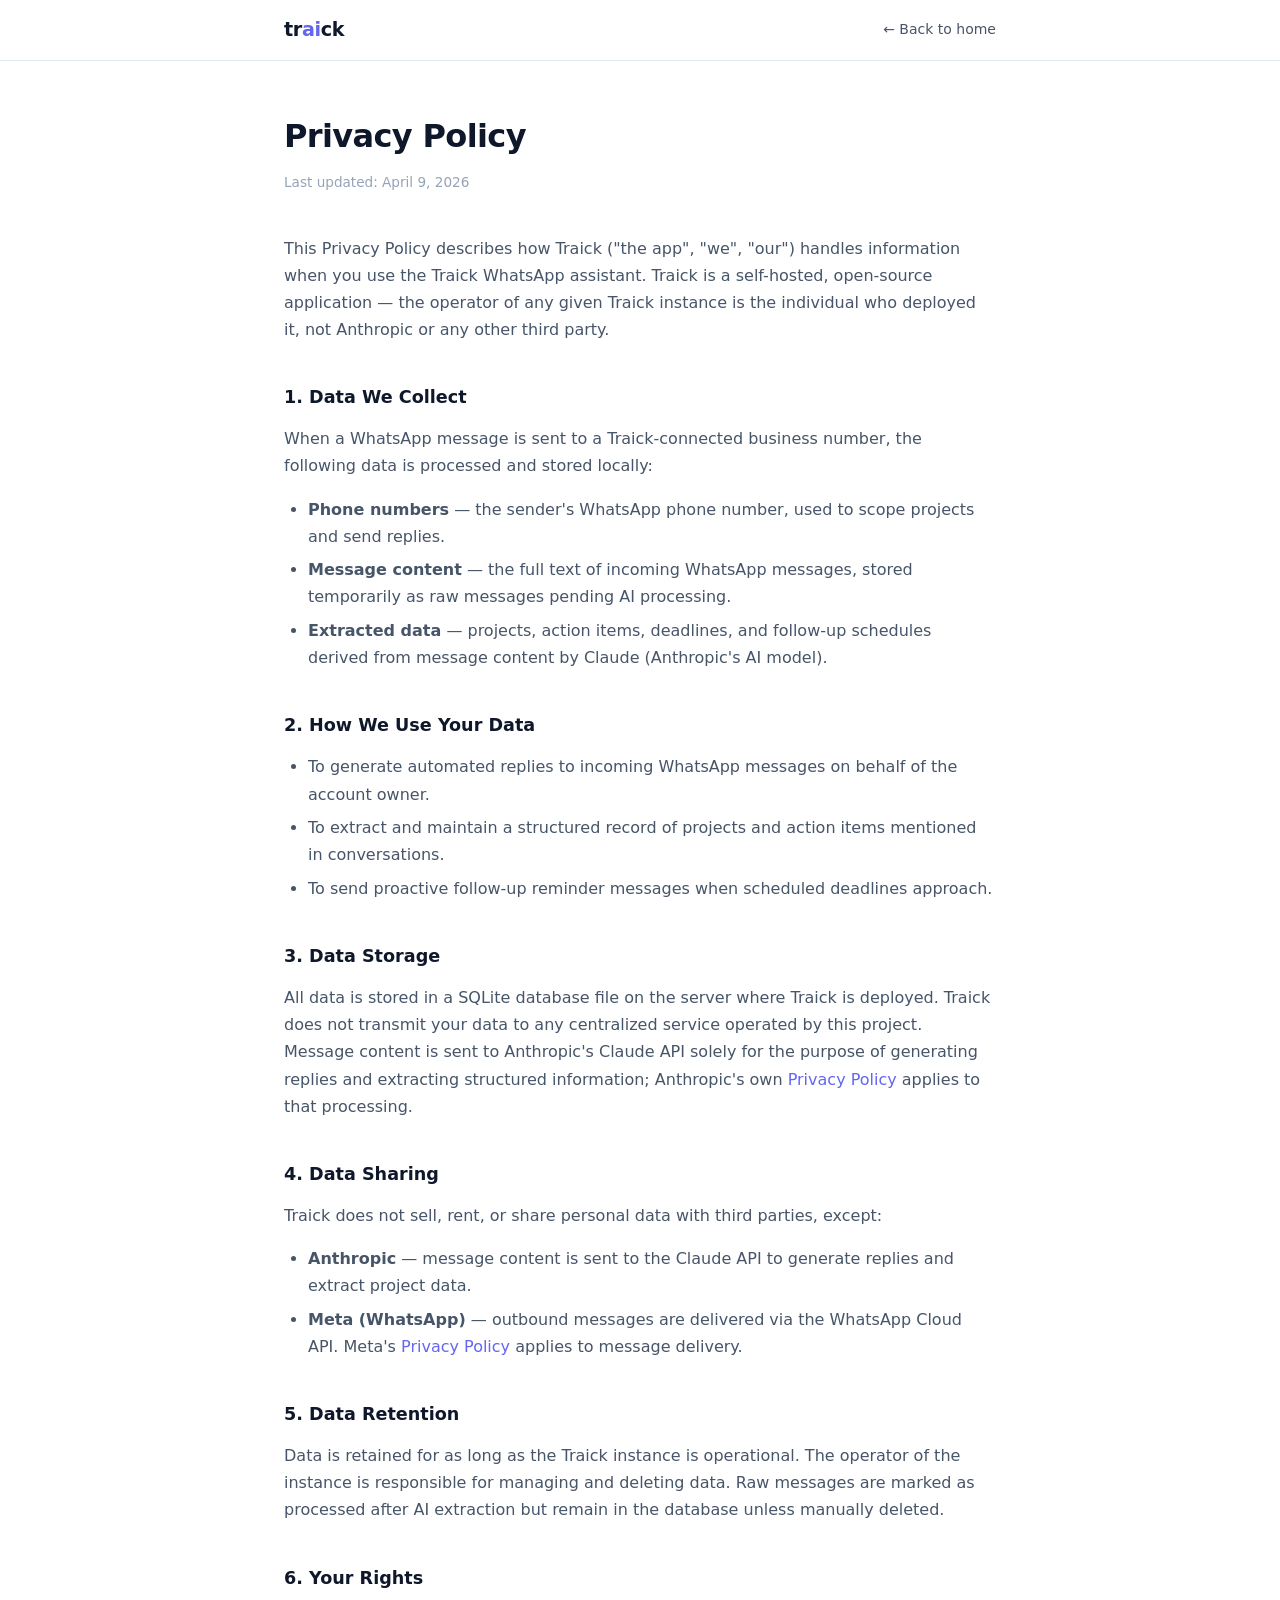
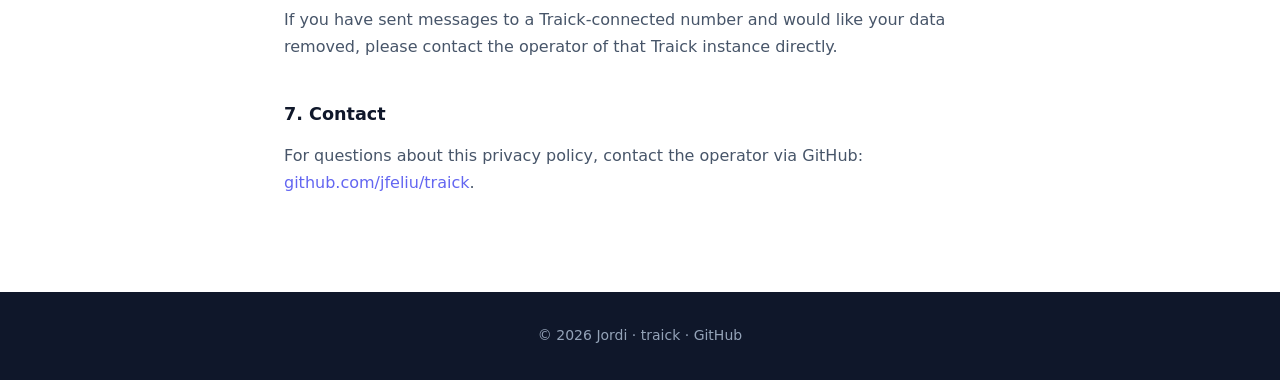
<file: docs/privacy.html>
<!DOCTYPE html>
<html lang="en">
<head>
  <meta charset="UTF-8">
  <meta name="viewport" content="width=device-width, initial-scale=1.0">
  <title>Privacy Policy — Traick</title>
  <style>
    *, *::before, *::after { box-sizing: border-box; margin: 0; padding: 0; }

    :root {
      --indigo: #6366f1;
      --slate-900: #0f172a;
      --slate-800: #1e293b;
      --slate-600: #475569;
      --slate-400: #94a3b8;
      --slate-100: #f1f5f9;
      --white: #ffffff;
    }

    body {
      font-family: system-ui, -apple-system, 'Segoe UI', sans-serif;
      color: var(--slate-800);
      background: var(--white);
      line-height: 1.7;
    }

    a { color: var(--indigo); text-decoration: none; }
    a:hover { text-decoration: underline; }

    /* ── Nav ── */
    header {
      background: rgba(255,255,255,0.95);
      backdrop-filter: blur(8px);
      border-bottom: 1px solid #e2e8f0;
    }
    nav {
      max-width: 760px;
      margin: 0 auto;
      padding: 0 1.5rem;
      height: 60px;
      display: flex;
      align-items: center;
      justify-content: space-between;
    }
    .logo {
      font-weight: 800;
      font-size: 1.2rem;
      color: var(--slate-900);
      letter-spacing: -0.02em;
      text-decoration: none;
    }
    .logo span { color: var(--indigo); }
    .back-link { font-size: 0.875rem; color: var(--slate-600); }
    .back-link:hover { color: var(--slate-900); text-decoration: none; }

    /* ── Content ── */
    .container {
      max-width: 760px;
      margin: 0 auto;
      padding: 3rem 1.5rem 5rem;
    }
    .meta {
      font-size: 0.85rem;
      color: var(--slate-400);
      margin-bottom: 2.5rem;
    }
    h1 {
      font-size: 2rem;
      font-weight: 800;
      color: var(--slate-900);
      letter-spacing: -0.02em;
      margin-bottom: 0.5rem;
    }
    h2 {
      font-size: 1.1rem;
      font-weight: 700;
      color: var(--slate-900);
      margin-top: 2.5rem;
      margin-bottom: 0.75rem;
    }
    p { color: var(--slate-600); margin-bottom: 1rem; }
    ul { color: var(--slate-600); padding-left: 1.5rem; margin-bottom: 1rem; }
    ul li { margin-bottom: 0.4rem; }

    /* ── Footer ── */
    footer {
      background: var(--slate-900);
      color: var(--slate-400);
      text-align: center;
      padding: 2rem 1.5rem;
      font-size: 0.875rem;
    }
    footer a { color: var(--slate-400); }
    footer a:hover { color: var(--white); text-decoration: none; }
  </style>
</head>
<body>

<header>
  <nav>
    <a href="index.html" class="logo">tr<span>ai</span>ck</a>
    <a href="index.html" class="back-link">← Back to home</a>
  </nav>
</header>

<div class="container">
  <h1>Privacy Policy</h1>
  <p class="meta">Last updated: April 9, 2026</p>

  <p>This Privacy Policy describes how Traick ("the app", "we", "our") handles information when you use the Traick WhatsApp assistant. Traick is a self-hosted, open-source application — the operator of any given Traick instance is the individual who deployed it, not Anthropic or any other third party.</p>

  <h2>1. Data We Collect</h2>
  <p>When a WhatsApp message is sent to a Traick-connected business number, the following data is processed and stored locally:</p>
  <ul>
    <li><strong>Phone numbers</strong> — the sender's WhatsApp phone number, used to scope projects and send replies.</li>
    <li><strong>Message content</strong> — the full text of incoming WhatsApp messages, stored temporarily as raw messages pending AI processing.</li>
    <li><strong>Extracted data</strong> — projects, action items, deadlines, and follow-up schedules derived from message content by Claude (Anthropic's AI model).</li>
  </ul>

  <h2>2. How We Use Your Data</h2>
  <ul>
    <li>To generate automated replies to incoming WhatsApp messages on behalf of the account owner.</li>
    <li>To extract and maintain a structured record of projects and action items mentioned in conversations.</li>
    <li>To send proactive follow-up reminder messages when scheduled deadlines approach.</li>
  </ul>

  <h2>3. Data Storage</h2>
  <p>All data is stored in a SQLite database file on the server where Traick is deployed. Traick does not transmit your data to any centralized service operated by this project. Message content is sent to Anthropic's Claude API solely for the purpose of generating replies and extracting structured information; Anthropic's own <a href="https://www.anthropic.com/privacy">Privacy Policy</a> applies to that processing.</p>

  <h2>4. Data Sharing</h2>
  <p>Traick does not sell, rent, or share personal data with third parties, except:</p>
  <ul>
    <li><strong>Anthropic</strong> — message content is sent to the Claude API to generate replies and extract project data.</li>
    <li><strong>Meta (WhatsApp)</strong> — outbound messages are delivered via the WhatsApp Cloud API. Meta's <a href="https://www.whatsapp.com/legal/privacy-policy">Privacy Policy</a> applies to message delivery.</li>
  </ul>

  <h2>5. Data Retention</h2>
  <p>Data is retained for as long as the Traick instance is operational. The operator of the instance is responsible for managing and deleting data. Raw messages are marked as processed after AI extraction but remain in the database unless manually deleted.</p>

  <h2>6. Your Rights</h2>
  <p>If you have sent messages to a Traick-connected number and would like your data removed, please contact the operator of that Traick instance directly.</p>

  <h2>7. Contact</h2>
  <p>For questions about this privacy policy, contact the operator via GitHub: <a href="https://github.com/jfeliu/traick">github.com/jfeliu/traick</a>.</p>
</div>

<footer>
  <div>© 2026 Jordi · <a href="index.html">traick</a> · <a href="https://github.com/jfeliu/traick">GitHub</a></div>
</footer>

</body>
</html>
</file>
